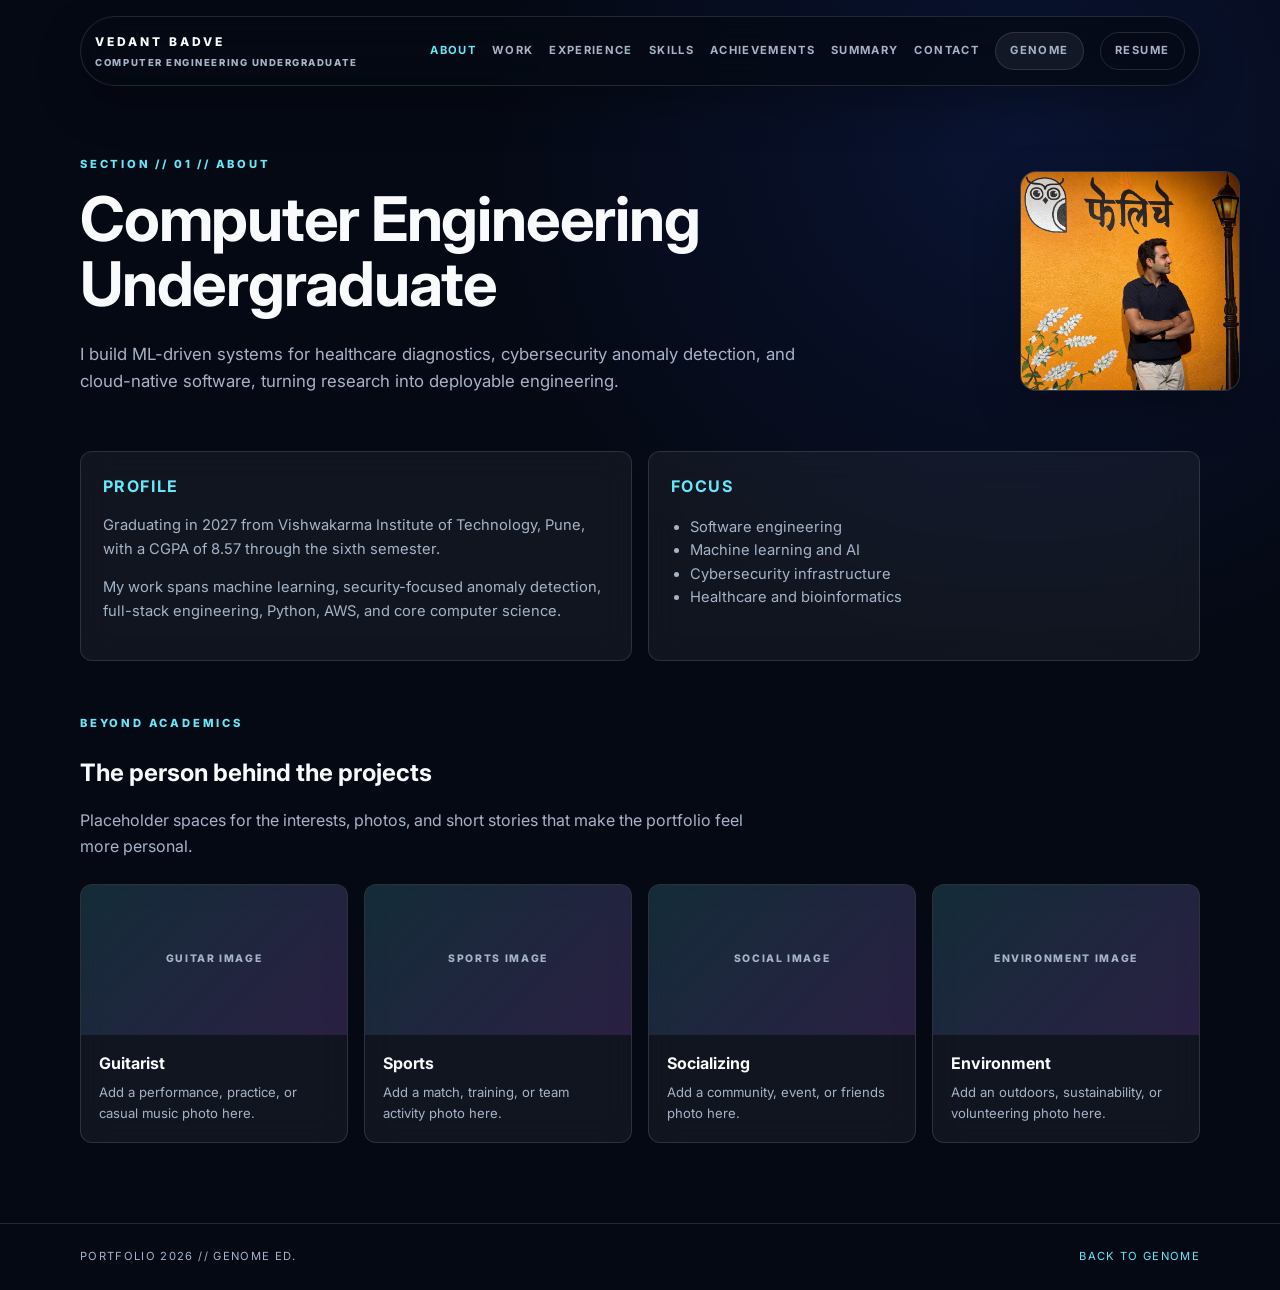
<file: about.html>
<!doctype html>
<html lang="en">
<head>
    <meta charset="utf-8">
    <meta name="viewport" content="width=device-width, initial-scale=1">
    <meta name="description" content="About Vedant Badve, a computer engineering undergraduate focused on AI, systems, and healthcare.">
    <link rel="icon" type="image/png" href="assets/favicon.png">
    <title>About | Vedant Badve</title>
    <link rel="preconnect" href="https://fonts.googleapis.com">
    <link rel="preconnect" href="https://fonts.gstatic.com" crossorigin>
    <link href="https://fonts.googleapis.com/css2?family=Inter:wght@400;600;700;800&display=swap" rel="stylesheet">
    <link rel="stylesheet" href="portfolio-pages.css">
</head>
<body>
<header class="site-header">
    <div class="site-shell header-row">
        <a class="brand" href="index.html#genome">VEDANT BADVE<small>COMPUTER ENGINEERING UNDERGRADUATE</small></a>
        <nav class="site-nav" aria-label="Primary">
            <a aria-current="page" href="about.html">ABOUT</a>
            <a href="work.html">WORK</a>
            <a href="experience.html">EXPERIENCE</a>
            <a href="skills.html">SKILLS</a>
            <a href="achievements.html">ACHIEVEMENTS</a>
            <a href="summary.html">SUMMARY</a>
            <a href="contact.html">CONTACT</a>
            <a class="genome-link" href="index.html#genome">GENOME</a>
            <a class="resume-link" href="Vedant_Badve_Resume.pdf" target="_blank" rel="noopener">RESUME</a>
        </nav>
    </div>
</header>
<main>
    <div class="site-shell">
        <section class="about-hero">
            <div>
                <span class="eyebrow">Section // 01 // About</span>
                <h1>Computer Engineering Undergraduate</h1>
                <p class="lede">I build ML-driven systems for healthcare diagnostics, cybersecurity anomaly detection, and cloud-native software, turning research into deployable engineering.</p>
            </div>
            <figure class="profile-frame" aria-label="Vedant Badve profile photo">
                <img src="Profile.jpeg" alt="Vedant Badve">
            </figure>
        </section>

        <div class="content-grid">
            <article class="panel">
                <h2>Profile</h2>
                <p>Graduating in 2027 from Vishwakarma Institute of Technology, Pune, with a CGPA of 8.57 through the sixth semester.</p>
                <p>My work spans machine learning, security-focused anomaly detection, full-stack engineering, Python, AWS, and core computer science.</p>
            </article>
            <article class="panel">
                <h2>Focus</h2>
                <ul>
                    <li>Software engineering</li>
                    <li>Machine learning and AI</li>
                    <li>Cybersecurity infrastructure</li>
                    <li>Healthcare and bioinformatics</li>
                </ul>
            </article>
        </div>

        <section class="interest-section" aria-labelledby="beyond-academics-title">
            <span class="eyebrow">Beyond Academics</span>
            <h2 id="beyond-academics-title">The person behind the projects</h2>
            <p class="interest-intro">Placeholder spaces for the interests, photos, and short stories that make the portfolio feel more personal.</p>
            <div class="interest-grid">
                <article class="panel interest-card">
                    <div class="interest-placeholder" role="img" aria-label="Placeholder image for guitar">GUITAR IMAGE</div>
                    <div class="interest-copy">
                        <h3>Guitarist</h3>
                        <p>Add a performance, practice, or casual music photo here.</p>
                    </div>
                </article>
                <article class="panel interest-card">
                    <div class="interest-placeholder" role="img" aria-label="Placeholder image for sports">SPORTS IMAGE</div>
                    <div class="interest-copy">
                        <h3>Sports</h3>
                        <p>Add a match, training, or team activity photo here.</p>
                    </div>
                </article>
                <article class="panel interest-card">
                    <div class="interest-placeholder" role="img" aria-label="Placeholder image for socializing">SOCIAL IMAGE</div>
                    <div class="interest-copy">
                        <h3>Socializing</h3>
                        <p>Add a community, event, or friends photo here.</p>
                    </div>
                </article>
                <article class="panel interest-card">
                    <div class="interest-placeholder" role="img" aria-label="Placeholder image for environment">ENVIRONMENT IMAGE</div>
                    <div class="interest-copy">
                        <h3>Environment</h3>
                        <p>Add an outdoors, sustainability, or volunteering photo here.</p>
                    </div>
                </article>
            </div>
        </section>
    </div>
</main>
<footer class="site-footer">
    <div class="site-shell footer-row">
        <span>PORTFOLIO 2026 // GENOME ED.</span>
        <a href="index.html#genome">BACK TO GENOME</a>
    </div>
</footer>
</body>
</html>
</file>
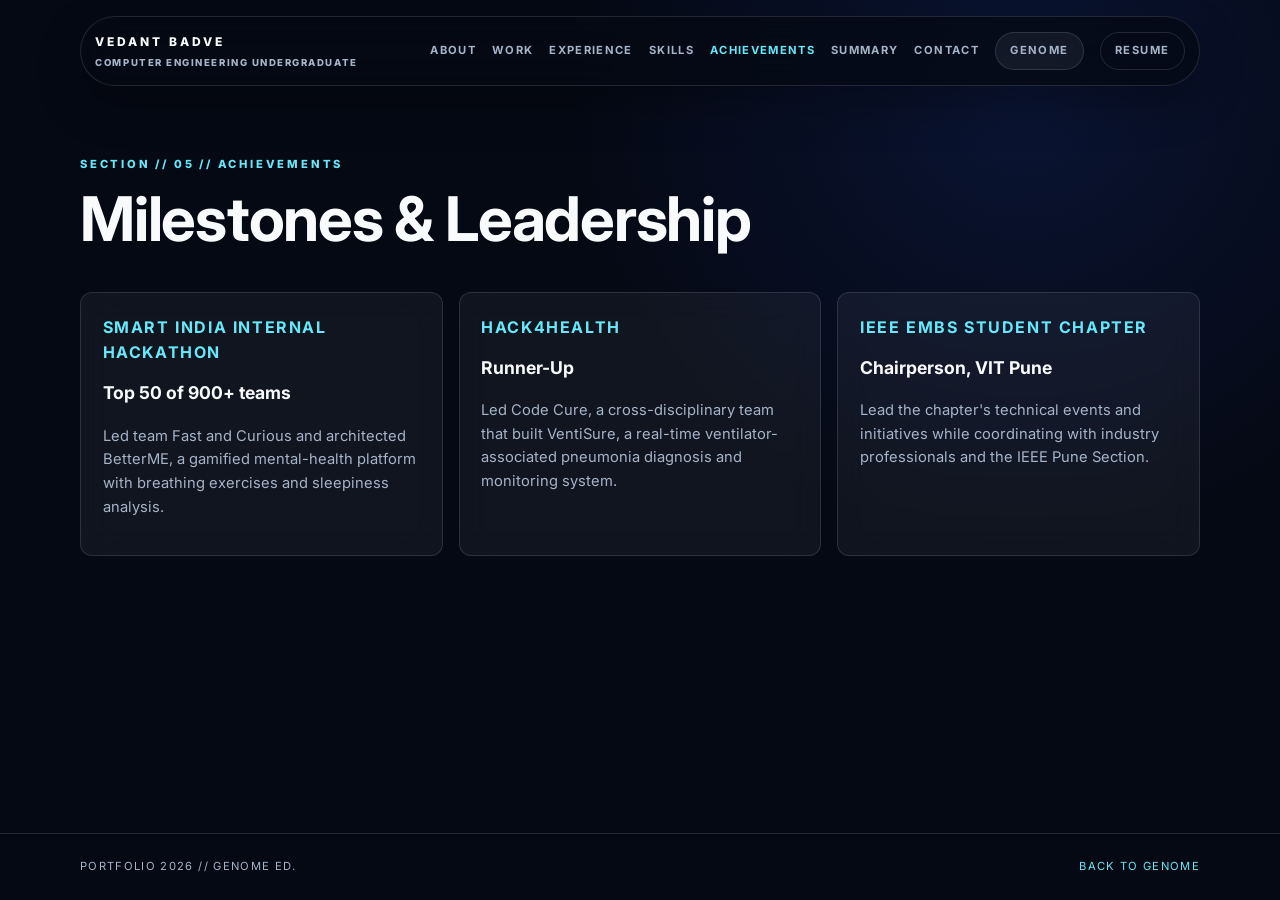
<file: achievements.html>
﻿<!doctype html>
<html lang="en"><head><link rel="icon" type="image/png" href="assets/favicon.png"><meta charset="utf-8"><meta name="viewport" content="width=device-width, initial-scale=1"><meta name="description" content="Achievements and leadership of Vedant Badve."><title>Achievements | Vedant Badve</title><link rel="preconnect" href="https://fonts.googleapis.com"><link rel="preconnect" href="https://fonts.gstatic.com" crossorigin><link href="https://fonts.googleapis.com/css2?family=Inter:wght@400;600;700;800&display=swap" rel="stylesheet"><link rel="stylesheet" href="portfolio-pages.css"></head><body>
<header class="site-header"><div class="site-shell header-row"><a class="brand" href="index.html#genome">VEDANT BADVE<small>COMPUTER ENGINEERING UNDERGRADUATE</small></a><nav class="site-nav" aria-label="Primary"><a href="about.html">ABOUT</a><a href="work.html">WORK</a><a href="experience.html">EXPERIENCE</a><a href="skills.html">SKILLS</a><a aria-current="page" href="achievements.html">ACHIEVEMENTS</a><a href="summary.html">SUMMARY</a><a href="contact.html">CONTACT</a><a class="genome-link" href="index.html#genome">GENOME</a><a class="resume-link" href="Vedant_Badve_Resume.pdf" target="_blank" rel="noopener">RESUME</a></nav></div></header>
<main><div class="site-shell"><span class="eyebrow">Section // 05 // Achievements</span><h1>Milestones & Leadership</h1><div class="content-grid"><article class="panel"><h2>Smart India Internal Hackathon</h2><h3>Top 50 of 900+ teams</h3><p>Led team Fast and Curious and architected BetterME, a gamified mental-health platform with breathing exercises and sleepiness analysis.</p></article><article class="panel"><h2>Hack4Health</h2><h3>Runner-Up</h3><p>Led Code Cure, a cross-disciplinary team that built VentiSure, a real-time ventilator-associated pneumonia diagnosis and monitoring system.</p></article><article class="panel"><h2>IEEE EMBS Student Chapter</h2><h3>Chairperson, VIT Pune</h3><p>Lead the chapter's technical events and initiatives while coordinating with industry professionals and the IEEE Pune Section.</p></article></div></div></main>
<footer class="site-footer"><div class="site-shell footer-row"><span>PORTFOLIO 2026 // GENOME ED.</span><a href="index.html#genome">BACK TO GENOME</a></div></footer></body></html>
</file>
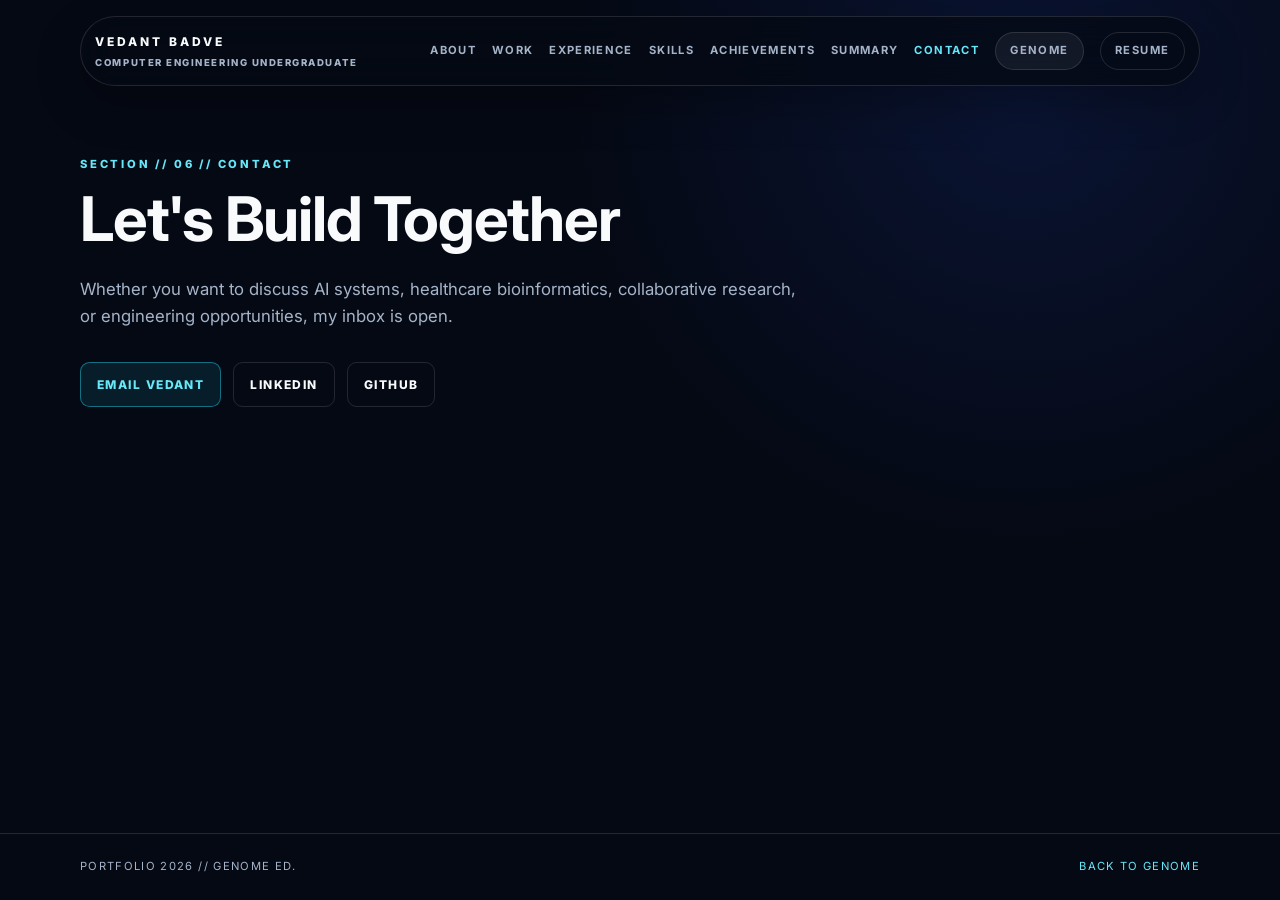
<file: contact.html>
﻿<!doctype html>
<html lang="en"><head><link rel="icon" type="image/png" href="assets/favicon.png"><meta charset="utf-8"><meta name="viewport" content="width=device-width, initial-scale=1"><meta name="description" content="Contact Vedant Badve about AI systems, healthcare bioinformatics, research, and engineering opportunities."><title>Contact | Vedant Badve</title><link rel="preconnect" href="https://fonts.googleapis.com"><link rel="preconnect" href="https://fonts.gstatic.com" crossorigin><link href="https://fonts.googleapis.com/css2?family=Inter:wght@400;600;700;800&display=swap" rel="stylesheet"><link rel="stylesheet" href="portfolio-pages.css"></head><body>
<header class="site-header"><div class="site-shell header-row"><a class="brand" href="index.html#genome">VEDANT BADVE<small>COMPUTER ENGINEERING UNDERGRADUATE</small></a><nav class="site-nav" aria-label="Primary"><a href="about.html">ABOUT</a><a href="work.html">WORK</a><a href="experience.html">EXPERIENCE</a><a href="skills.html">SKILLS</a><a href="achievements.html">ACHIEVEMENTS</a><a href="summary.html">SUMMARY</a><a aria-current="page" href="contact.html">CONTACT</a><a class="genome-link" href="index.html#genome">GENOME</a><a class="resume-link" href="Vedant_Badve_Resume.pdf" target="_blank" rel="noopener">RESUME</a></nav></div></header>
<main><div class="site-shell"><span class="eyebrow">Section // 06 // Contact</span><h1>Let's Build Together</h1><p class="lede">Whether you want to discuss AI systems, healthcare bioinformatics, collaborative research, or engineering opportunities, my inbox is open.</p><div class="cta-row"><a class="button primary" href="mailto:vedubadve@gmail.com">EMAIL VEDANT</a><a class="button" href="https://www.linkedin.com/in/vedant-badve-961100301/" target="_blank" rel="noopener noreferrer">LINKEDIN</a><a class="button" href="https://github.com/Vedant-git1" target="_blank" rel="noopener noreferrer">GITHUB</a></div></div></main>
<footer class="site-footer"><div class="site-shell footer-row"><span>PORTFOLIO 2026 // GENOME ED.</span><a href="index.html#genome">BACK TO GENOME</a></div></footer></body></html>
</file>
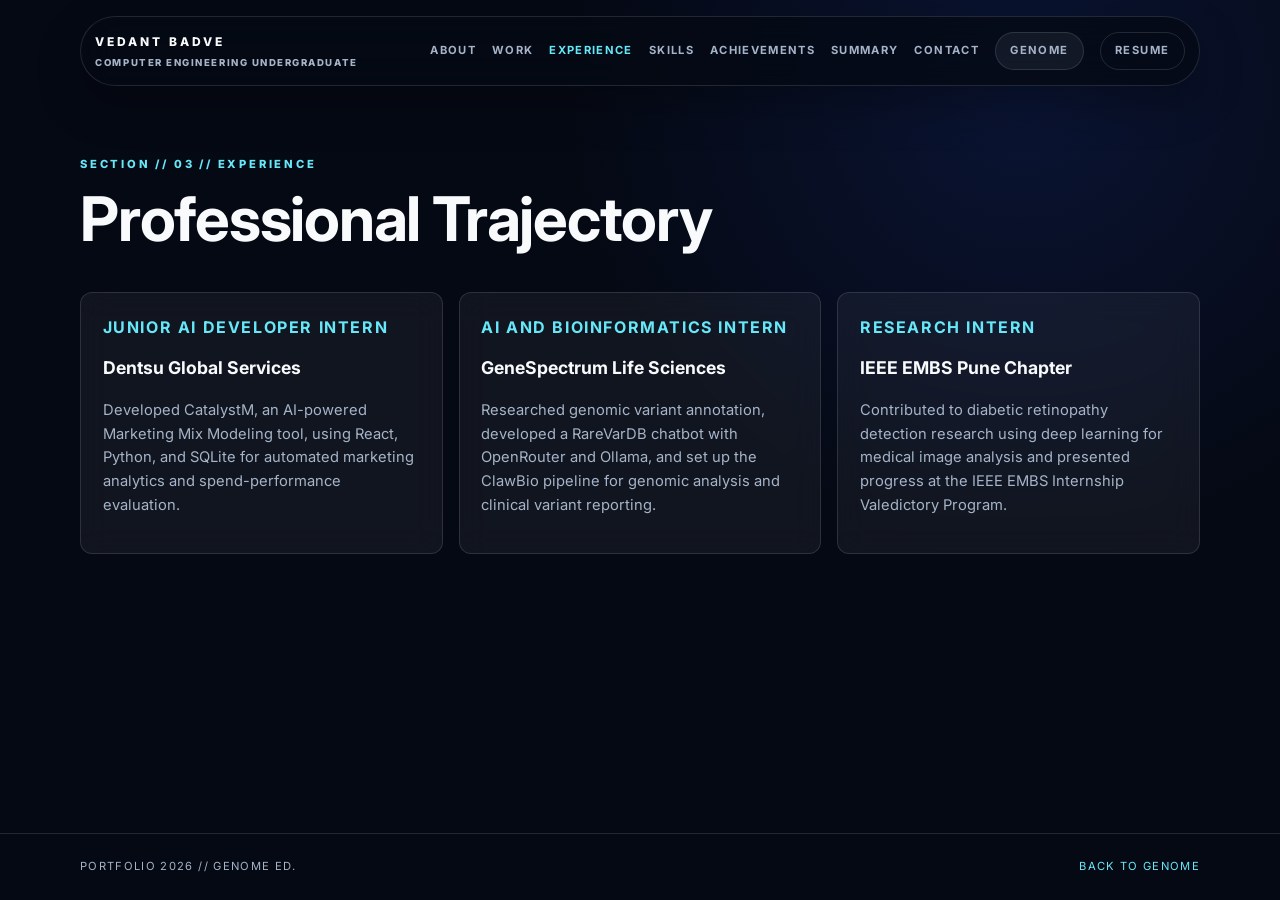
<file: experience.html>
﻿<!doctype html>
<html lang="en"><head><link rel="icon" type="image/png" href="assets/favicon.png"><meta charset="utf-8"><meta name="viewport" content="width=device-width, initial-scale=1"><meta name="description" content="Professional experience of Vedant Badve."><title>Experience | Vedant Badve</title><link rel="preconnect" href="https://fonts.googleapis.com"><link rel="preconnect" href="https://fonts.gstatic.com" crossorigin><link href="https://fonts.googleapis.com/css2?family=Inter:wght@400;600;700;800&display=swap" rel="stylesheet"><link rel="stylesheet" href="portfolio-pages.css"></head><body>
<header class="site-header"><div class="site-shell header-row"><a class="brand" href="index.html#genome">VEDANT BADVE<small>COMPUTER ENGINEERING UNDERGRADUATE</small></a><nav class="site-nav" aria-label="Primary"><a href="about.html">ABOUT</a><a href="work.html">WORK</a><a aria-current="page" href="experience.html">EXPERIENCE</a><a href="skills.html">SKILLS</a><a href="achievements.html">ACHIEVEMENTS</a><a href="summary.html">SUMMARY</a><a href="contact.html">CONTACT</a><a class="genome-link" href="index.html#genome">GENOME</a><a class="resume-link" href="Vedant_Badve_Resume.pdf" target="_blank" rel="noopener">RESUME</a></nav></div></header>
<main><div class="site-shell"><span class="eyebrow">Section // 03 // Experience</span><h1>Professional Trajectory</h1><div class="content-grid"><article class="panel"><h2>Junior AI Developer Intern</h2><h3>Dentsu Global Services</h3><p>Developed CatalystM, an AI-powered Marketing Mix Modeling tool, using React, Python, and SQLite for automated marketing analytics and spend-performance evaluation.</p></article><article class="panel"><h2>AI and Bioinformatics Intern</h2><h3>GeneSpectrum Life Sciences</h3><p>Researched genomic variant annotation, developed a RareVarDB chatbot with OpenRouter and Ollama, and set up the ClawBio pipeline for genomic analysis and clinical variant reporting.</p></article><article class="panel"><h2>Research Intern</h2><h3>IEEE EMBS Pune Chapter</h3><p>Contributed to diabetic retinopathy detection research using deep learning for medical image analysis and presented progress at the IEEE EMBS Internship Valedictory Program.</p></article></div></div></main>
<footer class="site-footer"><div class="site-shell footer-row"><span>PORTFOLIO 2026 // GENOME ED.</span><a href="index.html#genome">BACK TO GENOME</a></div></footer></body></html>
</file>
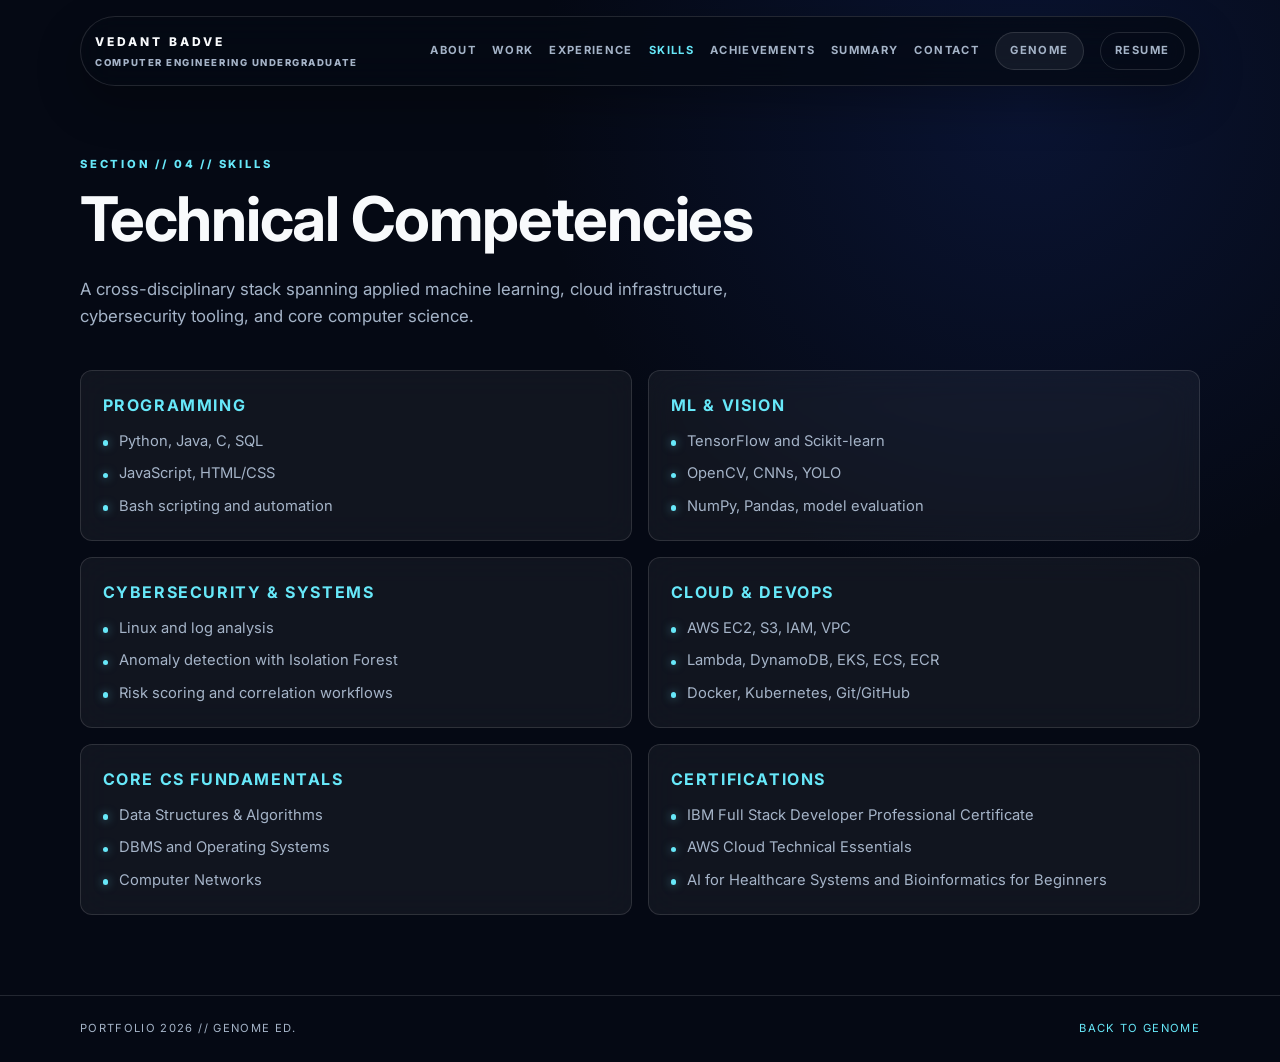
<file: skills.html>
<!doctype html>
<html lang="en">
<head>
    <meta charset="utf-8">
    <meta name="viewport" content="width=device-width, initial-scale=1">
    <meta name="description" content="Technical skills and certifications of Vedant Badve.">
    <link rel="icon" type="image/png" href="assets/favicon.png">
    <title>Skills | Vedant Badve</title>
    <link rel="preconnect" href="https://fonts.googleapis.com">
    <link rel="preconnect" href="https://fonts.gstatic.com" crossorigin>
    <link href="https://fonts.googleapis.com/css2?family=Inter:wght@400;600;700;800&display=swap" rel="stylesheet">
    <link rel="stylesheet" href="portfolio-pages.css">
</head>
<body>
<header class="site-header">
    <div class="site-shell header-row">
        <a class="brand" href="index.html#genome">VEDANT BADVE<small>COMPUTER ENGINEERING UNDERGRADUATE</small></a>
        <nav class="site-nav" aria-label="Primary">
            <a href="about.html">ABOUT</a>
            <a href="work.html">WORK</a>
            <a href="experience.html">EXPERIENCE</a>
            <a aria-current="page" href="skills.html">SKILLS</a>
            <a href="achievements.html">ACHIEVEMENTS</a>
            <a href="summary.html">SUMMARY</a>
            <a href="contact.html">CONTACT</a>
            <a class="genome-link" href="index.html#genome">GENOME</a>
            <a class="resume-link" href="Vedant_Badve_Resume.pdf" target="_blank" rel="noopener">RESUME</a>
        </nav>
    </div>
</header>
<main>
    <div class="site-shell">
        <span class="eyebrow">Section // 04 // Skills</span>
        <h1>Technical Competencies</h1>
        <p class="lede">A cross-disciplinary stack spanning applied machine learning, cloud infrastructure, cybersecurity tooling, and core computer science.</p>

        <div class="skills-grid">
            <article class="panel skill-panel">
                <h2>Programming</h2>
                <ul class="skill-list">
                    <li>Python, Java, C, SQL</li>
                    <li>JavaScript, HTML/CSS</li>
                    <li>Bash scripting and automation</li>
                </ul>
            </article>
            <article class="panel skill-panel">
                <h2>ML & Vision</h2>
                <ul class="skill-list">
                    <li>TensorFlow and Scikit-learn</li>
                    <li>OpenCV, CNNs, YOLO</li>
                    <li>NumPy, Pandas, model evaluation</li>
                </ul>
            </article>
            <article class="panel skill-panel">
                <h2>Cybersecurity & Systems</h2>
                <ul class="skill-list">
                    <li>Linux and log analysis</li>
                    <li>Anomaly detection with Isolation Forest</li>
                    <li>Risk scoring and correlation workflows</li>
                </ul>
            </article>
            <article class="panel skill-panel">
                <h2>Cloud & DevOps</h2>
                <ul class="skill-list">
                    <li>AWS EC2, S3, IAM, VPC</li>
                    <li>Lambda, DynamoDB, EKS, ECS, ECR</li>
                    <li>Docker, Kubernetes, Git/GitHub</li>
                </ul>
            </article>
            <article class="panel skill-panel">
                <h2>Core CS Fundamentals</h2>
                <ul class="skill-list">
                    <li>Data Structures & Algorithms</li>
                    <li>DBMS and Operating Systems</li>
                    <li>Computer Networks</li>
                </ul>
            </article>
            <article class="panel skill-panel">
                <h2>Certifications</h2>
                <ul class="skill-list">
                    <li>IBM Full Stack Developer Professional Certificate</li>
                    <li>AWS Cloud Technical Essentials</li>
                    <li>AI for Healthcare Systems and Bioinformatics for Beginners</li>
                </ul>
            </article>
        </div>
    </div>
</main>
<footer class="site-footer">
    <div class="site-shell footer-row">
        <span>PORTFOLIO 2026 // GENOME ED.</span>
        <a href="index.html#genome">BACK TO GENOME</a>
    </div>
</footer>
</body>
</html>
</file>
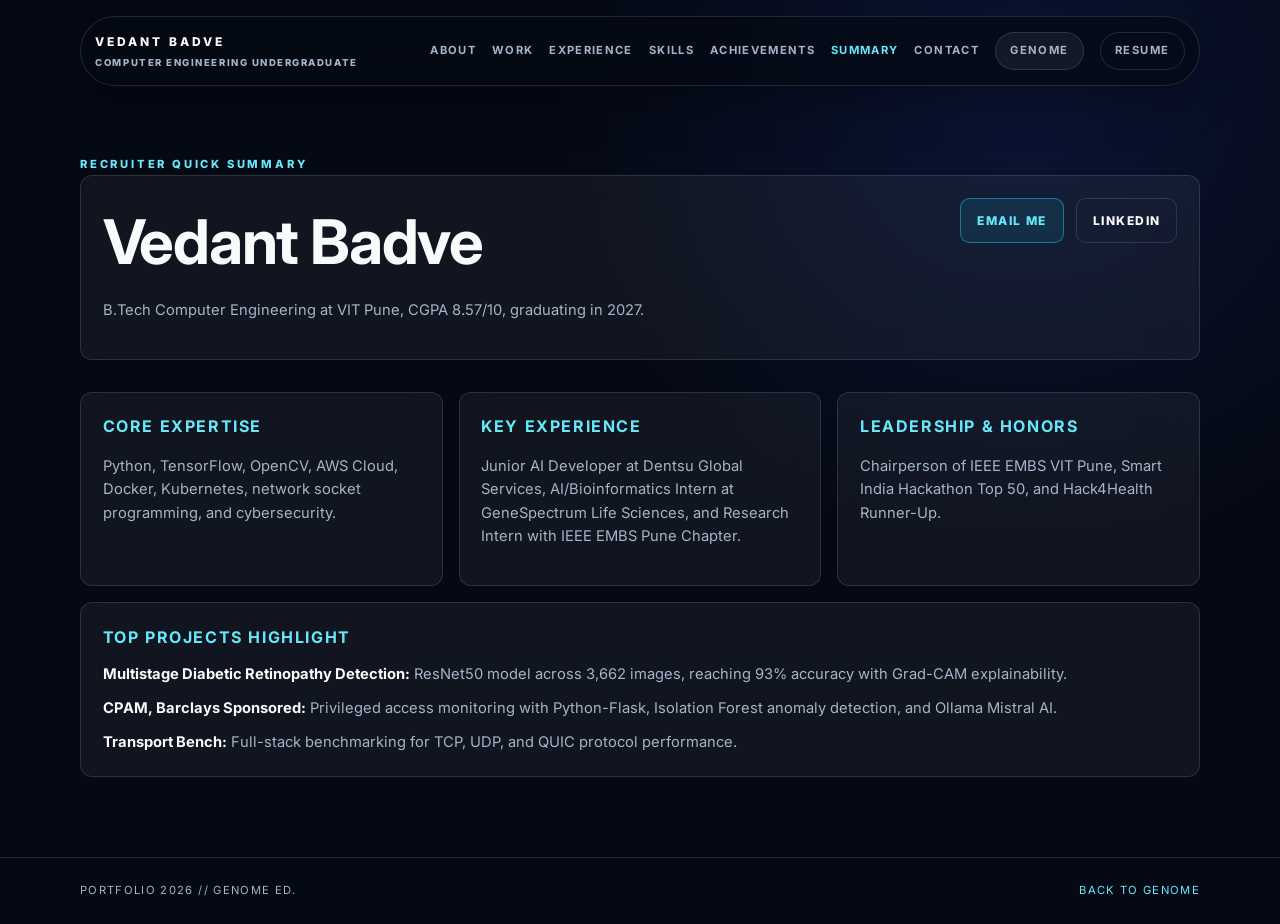
<file: summary.html>
<!doctype html>
<html lang="en">
<head>
    <meta charset="utf-8">
    <meta name="viewport" content="width=device-width, initial-scale=1">
    <meta name="description" content="Quick recruiter summary for Vedant Badve.">
    <link rel="icon" type="image/png" href="assets/favicon.png">
    <title>Quick Summary | Vedant Badve</title>
    <link rel="preconnect" href="https://fonts.googleapis.com">
    <link rel="preconnect" href="https://fonts.gstatic.com" crossorigin>
    <link href="https://fonts.googleapis.com/css2?family=Inter:wght@400;600;700;800&display=swap" rel="stylesheet">
    <link rel="stylesheet" href="portfolio-pages.css">
</head>
<body>
<header class="site-header">
    <div class="site-shell header-row">
        <a class="brand" href="index.html#genome">VEDANT BADVE<small>COMPUTER ENGINEERING UNDERGRADUATE</small></a>
        <nav class="site-nav" aria-label="Primary">
            <a href="about.html">ABOUT</a>
            <a href="work.html">WORK</a>
            <a href="experience.html">EXPERIENCE</a>
            <a href="skills.html">SKILLS</a>
            <a href="achievements.html">ACHIEVEMENTS</a>
            <a aria-current="page" href="summary.html">SUMMARY</a>
            <a href="contact.html">CONTACT</a>
            <a class="genome-link" href="index.html#genome">GENOME</a>
            <a class="resume-link" href="Vedant_Badve_Resume.pdf" target="_blank" rel="noopener">RESUME</a>
        </nav>
    </div>
</header>
<main>
    <div class="site-shell">
        <span class="eyebrow">Recruiter Quick Summary</span>
        <section class="panel summary-hero">
            <div>
                <h1>Vedant Badve</h1>
                <p class="lede">B.Tech Computer Engineering at VIT Pune, CGPA 8.57/10, graduating in 2027.</p>
            </div>
            <div class="summary-actions">
                <a class="button primary" href="mailto:vedubadve@gmail.com">EMAIL ME</a>
                <a class="button" href="https://www.linkedin.com/in/vedant-badve-961100301/" target="_blank" rel="noopener noreferrer">LINKEDIN</a>
            </div>
        </section>

        <div class="summary-grid">
            <article class="panel">
                <h2>Core Expertise</h2>
                <p>Python, TensorFlow, OpenCV, AWS Cloud, Docker, Kubernetes, network socket programming, and cybersecurity.</p>
            </article>
            <article class="panel">
                <h2>Key Experience</h2>
                <p>Junior AI Developer at Dentsu Global Services, AI/Bioinformatics Intern at GeneSpectrum Life Sciences, and Research Intern with IEEE EMBS Pune Chapter.</p>
            </article>
            <article class="panel">
                <h2>Leadership & Honors</h2>
                <p>Chairperson of IEEE EMBS VIT Pune, Smart India Hackathon Top 50, and Hack4Health Runner-Up.</p>
            </article>
        </div>

        <section class="panel" style="margin-top: 1rem;">
            <h2>Top Projects Highlight</h2>
            <ul class="highlight-list">
                <li><strong>Multistage Diabetic Retinopathy Detection:</strong> ResNet50 model across 3,662 images, reaching 93% accuracy with Grad-CAM explainability.</li>
                <li><strong>CPAM, Barclays Sponsored:</strong> Privileged access monitoring with Python-Flask, Isolation Forest anomaly detection, and Ollama Mistral AI.</li>
                <li><strong>Transport Bench:</strong> Full-stack benchmarking for TCP, UDP, and QUIC protocol performance.</li>
            </ul>
        </section>
    </div>
</main>
<footer class="site-footer">
    <div class="site-shell footer-row">
        <span>PORTFOLIO 2026 // GENOME ED.</span>
        <a href="index.html#genome">BACK TO GENOME</a>
    </div>
</footer>
</body>
</html>
</file>
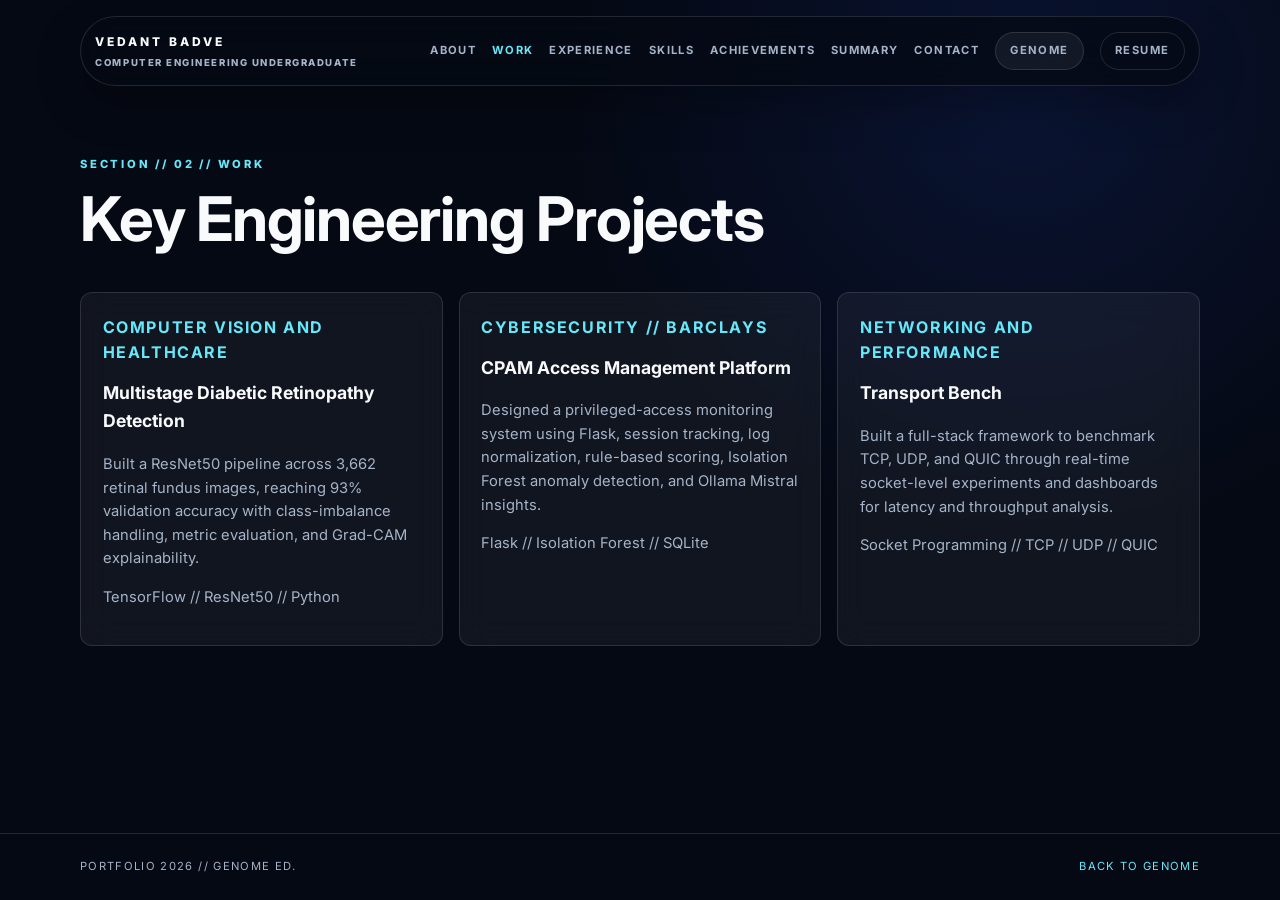
<file: work.html>
﻿<!doctype html>
<html lang="en"><head><link rel="icon" type="image/png" href="assets/favicon.png"><meta charset="utf-8"><meta name="viewport" content="width=device-width, initial-scale=1"><meta name="description" content="Selected engineering projects by Vedant Badve."><title>Work | Vedant Badve</title><link rel="preconnect" href="https://fonts.googleapis.com"><link rel="preconnect" href="https://fonts.gstatic.com" crossorigin><link href="https://fonts.googleapis.com/css2?family=Inter:wght@400;600;700;800&display=swap" rel="stylesheet"><link rel="stylesheet" href="portfolio-pages.css"></head><body>
<header class="site-header"><div class="site-shell header-row"><a class="brand" href="index.html#genome">VEDANT BADVE<small>COMPUTER ENGINEERING UNDERGRADUATE</small></a><nav class="site-nav" aria-label="Primary"><a href="about.html">ABOUT</a><a aria-current="page" href="work.html">WORK</a><a href="experience.html">EXPERIENCE</a><a href="skills.html">SKILLS</a><a href="achievements.html">ACHIEVEMENTS</a><a href="summary.html">SUMMARY</a><a href="contact.html">CONTACT</a><a class="genome-link" href="index.html#genome">GENOME</a><a class="resume-link" href="Vedant_Badve_Resume.pdf" target="_blank" rel="noopener">RESUME</a></nav></div></header>
<main><div class="site-shell"><span class="eyebrow">Section // 02 // Work</span><h1>Key Engineering Projects</h1><div class="content-grid"><article class="panel"><h2>Computer Vision and Healthcare</h2><h3>Multistage Diabetic Retinopathy Detection</h3><p>Built a ResNet50 pipeline across 3,662 retinal fundus images, reaching 93% validation accuracy with class-imbalance handling, metric evaluation, and Grad-CAM explainability.</p><p>TensorFlow // ResNet50 // Python</p></article><article class="panel"><h2>Cybersecurity // Barclays</h2><h3>CPAM Access Management Platform</h3><p>Designed a privileged-access monitoring system using Flask, session tracking, log normalization, rule-based scoring, Isolation Forest anomaly detection, and Ollama Mistral insights.</p><p>Flask // Isolation Forest // SQLite</p></article><article class="panel"><h2>Networking and Performance</h2><h3>Transport Bench</h3><p>Built a full-stack framework to benchmark TCP, UDP, and QUIC through real-time socket-level experiments and dashboards for latency and throughput analysis.</p><p>Socket Programming // TCP // UDP // QUIC</p></article></div></div></main>
<footer class="site-footer"><div class="site-shell footer-row"><span>PORTFOLIO 2026 // GENOME ED.</span><a href="index.html#genome">BACK TO GENOME</a></div></footer></body></html>
</file>
<file: portfolio-pages.css>
:root {
    color-scheme: dark;
    --bg: #050914;
    --panel: rgba(255, 255, 255, 0.05);
    --line: rgba(255, 255, 255, 0.12);
    --text: #f8fafc;
    --muted: #a5b4c8;
    --cyan: #67e8f9;
    --purple: #d8b4fe;
}

* { box-sizing: border-box; }
html { scroll-behavior: smooth; }
body {
    margin: 0;
    min-width: 320px;
    min-height: 100vh;
    min-height: 100dvh;
    background: radial-gradient(circle at 80% 10%, rgba(30, 64, 175, .2), transparent 35%), var(--bg);
    color: var(--text);
    display: flex;
    flex-direction: column;
    font-family: Inter, ui-sans-serif, system-ui, sans-serif;
    line-height: 1.6;
}
a { color: inherit; }
.site-shell { width: min(1120px, calc(100% - 2rem)); margin: 0 auto; }
.site-header {
    position: sticky;
    top: 1rem;
    z-index: 20;
    padding: 0;
    margin-top: 1rem;
    overflow-x: clip;
}
.header-row, .site-nav, .footer-row { display: flex; align-items: center; gap: 1rem; }
.header-row {
    justify-content: space-between;
    flex-wrap: nowrap;
    padding: .75rem .9rem;
    border: 1px solid var(--line);
    border-radius: 999px;
    background: rgba(5, 9, 20, .78);
    box-shadow: 0 18px 45px rgba(0, 0, 0, .28);
    backdrop-filter: blur(18px);
}
.brand { flex: 0 0 auto; text-decoration: none; letter-spacing: .25em; font-size: .75rem; font-weight: 800; }
.brand small { display: block; margin-top: .25rem; color: var(--muted); letter-spacing: .16em; font-size: .6rem; }
.site-nav { flex: 1 1 auto; min-width: 0; flex-wrap: nowrap; justify-content: flex-end; overflow-x: auto; overflow-y: hidden; padding: .2rem 0; scrollbar-width: none; -webkit-overflow-scrolling: touch; }
.site-nav::-webkit-scrollbar { display: none; }
.site-nav a { flex: 0 0 auto; white-space: nowrap; color: var(--muted); text-decoration: none; font-size: .7rem; font-weight: 700; letter-spacing: .12em; }
.site-nav a:hover, .site-nav a[aria-current="page"] { color: var(--cyan); }
.resume-link, .genome-link { border: 1px solid var(--line); border-radius: 999px; padding: .55rem .9rem; }
.genome-link { color: var(--text); background: rgba(255, 255, 255, .06); }
main { flex: 1; padding: 4rem 0 5rem; }
.eyebrow { color: var(--cyan); font-size: .7rem; font-weight: 800; letter-spacing: .25em; text-transform: uppercase; }
h1 { max-width: 850px; margin: .75rem 0 1.5rem; font-size: clamp(2rem, 5vw, 3.85rem); line-height: 1.05; letter-spacing: -.02em; }
.lede { max-width: 720px; color: var(--muted); font-size: 1.05rem; }
.about-hero { display: grid; grid-template-columns: minmax(0, 1fr) 220px; gap: 2rem; align-items: center; }
.profile-frame { width: min(220px, 100%); aspect-ratio: 1; border-radius: 1rem; overflow: hidden; border: 1px solid var(--line); background: var(--panel); box-shadow: 0 18px 45px rgba(0, 0, 0, .25); }
.profile-frame img { width: 100%; height: 100%; object-fit: cover; display: block; }
.content-grid { display: grid; grid-template-columns: repeat(auto-fit, minmax(250px, 1fr)); gap: 1rem; margin-top: 2.5rem; }
.skills-grid { display: grid; grid-template-columns: repeat(2, minmax(0, 1fr)); gap: 1rem; margin-top: 2.5rem; }
.skill-panel h2 { margin-bottom: .75rem; }
.skill-list { display: grid; gap: .55rem; margin: 0; padding: 0; list-style: none; }
.skill-list li { position: relative; padding-left: 1rem; }
.skill-list li::before { content: ""; position: absolute; left: 0; top: .7em; width: .35rem; height: .35rem; border-radius: 999px; background: var(--cyan); box-shadow: 0 0 10px rgba(103, 232, 249, .55); }
.summary-hero { display: flex; flex-wrap: wrap; align-items: flex-start; justify-content: space-between; gap: 1.25rem; }
.summary-actions { display: flex; flex-wrap: wrap; gap: .75rem; }
.summary-grid { display: grid; grid-template-columns: repeat(3, minmax(0, 1fr)); gap: 1rem; margin-top: 2rem; }
.highlight-list { margin: .75rem 0 0; padding: 0; list-style: none; display: grid; gap: .65rem; }
.highlight-list li { color: var(--muted); font-size: .92rem; }
.highlight-list strong { color: var(--text); }
.panel { padding: 1.35rem; background: var(--panel); border: 1px solid var(--line); border-radius: .75rem; backdrop-filter: blur(16px); }
.panel h2, .panel h3 { margin-top: 0; }
.panel h2 { font-size: 1rem; color: var(--cyan); text-transform: uppercase; letter-spacing: .1em; }
.panel h3 { font-size: 1.1rem; }
.panel p, .panel li { color: var(--muted); font-size: .92rem; }
ul { padding-left: 1.2rem; }
.cta-row { display: flex; flex-wrap: wrap; gap: .75rem; margin-top: 2rem; }
.button { display: inline-flex; align-items: center; padding: .75rem 1rem; border: 1px solid var(--line); border-radius: .6rem; text-decoration: none; font-size: .75rem; font-weight: 800; letter-spacing: .12em; }
.button.primary { color: var(--cyan); border-color: rgba(34, 211, 238, .45); background: rgba(34, 211, 238, .1); }
.button:hover { border-color: var(--cyan); }
.site-footer { padding: 1.5rem 0; border-top: 1px solid var(--line); color: var(--muted); font-size: .7rem; letter-spacing: .12em; }
.footer-row { justify-content: space-between; }
.footer-row a { color: var(--cyan); text-decoration: none; }
@media (max-width: 900px) {
    .site-header { top: .5rem; margin-top: .5rem; }
    .header-row { align-items: flex-start; flex-direction: column; border-radius: 1.1rem; }
    .site-nav { width: 100%; justify-content: flex-start; }
    .about-hero { grid-template-columns: 1fr; gap: 1.25rem; }
    .profile-frame { width: 180px; }
}

@media (max-width: 700px) {
    .header-row { gap: .75rem; }
    .brand { font-size: .65rem; letter-spacing: .16em; }
    .brand small { font-size: .5rem; letter-spacing: .1em; }
    .site-shell { width: min(100% - 1rem, 1120px); }
    .site-nav { gap: .75rem; padding-bottom: .35rem; }
    .site-nav a { font-size: .62rem; letter-spacing: .08em; }
    .footer-row { align-items: flex-start; flex-direction: column; }
    main { padding: 3rem 0; }
    h1 { font-size: clamp(1.85rem, 10vw, 2.8rem); }
    .content-grid { grid-template-columns: 1fr; margin-top: 2rem; }
    .skills-grid, .summary-grid { grid-template-columns: 1fr; margin-top: 2rem; }
    .panel { padding: 1.1rem; }
    .resume-link, .genome-link { padding: .45rem .75rem; }
    .profile-frame { width: 150px; }
}

.interest-section { margin-top: 3rem; }
.interest-section h2 { margin-bottom: .5rem; font-size: 1.5rem; }
.interest-intro { max-width: 680px; color: var(--muted); }
.interest-grid { display: grid; grid-template-columns: repeat(4, minmax(0, 1fr)); gap: 1rem; margin-top: 1.5rem; }
.interest-card { overflow: hidden; padding: 0; }
.interest-card img, .interest-placeholder { display: block; width: 100%; height: 150px; object-fit: cover; }
.interest-placeholder { display: grid; place-items: center; padding: 1rem; background: linear-gradient(135deg, rgba(34, 211, 238, .12), rgba(168, 85, 247, .16)); color: var(--muted); font-size: .65rem; font-weight: 800; letter-spacing: .16em; text-align: center; }
.interest-copy { padding: 1rem 1.1rem 1.15rem; }
.interest-copy h3 { margin: 0 0 .35rem; color: var(--text); font-size: 1rem; }
.interest-copy p { margin: 0; color: var(--muted); font-size: .82rem; }

@media (max-width: 900px) {
    .interest-grid { grid-template-columns: repeat(2, minmax(0, 1fr)); }
}

@media (max-width: 520px) {
    .interest-grid { grid-template-columns: 1fr; }
    .interest-card { display: grid; grid-template-columns: 112px 1fr; min-height: 112px; }
    .interest-card img, .interest-placeholder { height: 100%; min-height: 112px; }
    .interest-copy { align-self: center; }
}
</file>
